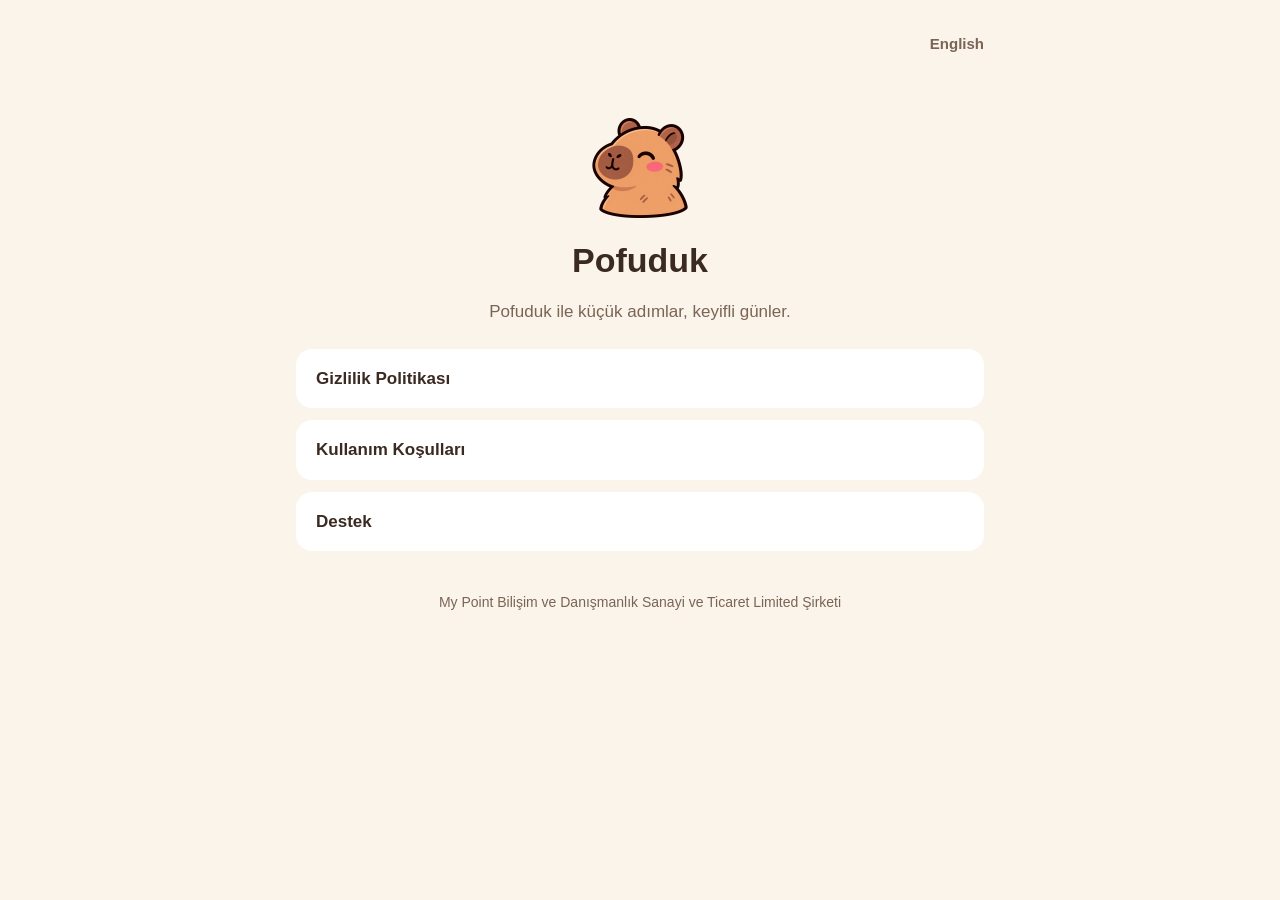
<file: index.html>
<!doctype html>
<html lang="tr">
  <head>
    <meta charset="utf-8" />
    <meta name="viewport" content="width=device-width, initial-scale=1" />
    <title>Pofuduk</title>
    <meta name="description" content="Pofuduk ile küçük adımlar, keyifli günler." />
    <link rel="icon" href="favicon.png" />
    <link rel="stylesheet" href="style.css" />
    <link rel="alternate" hreflang="en" href="/en/" />
  </head>
  <body>
    <main>
      <header>
        <span></span>
        <a class="lang" href="/en/" lang="en">English</a>
      </header>
      <div class="hero">
        <img src="icon.png" alt="Pofuduk" />
        <h1>Pofuduk</h1>
        <p>Pofuduk ile küçük adımlar, keyifli günler.</p>
      </div>
      <nav class="links">
        <a href="/gizlilik/">Gizlilik Politikası</a>
        <a href="/kosullar/">Kullanım Koşulları</a>
        <a href="/destek/">Destek</a>
      </nav>
      <footer>My Point Bilişim ve Danışmanlık Sanayi ve Ticaret Limited Şirketi</footer>
    </main>
  </body>
</html>
</file>
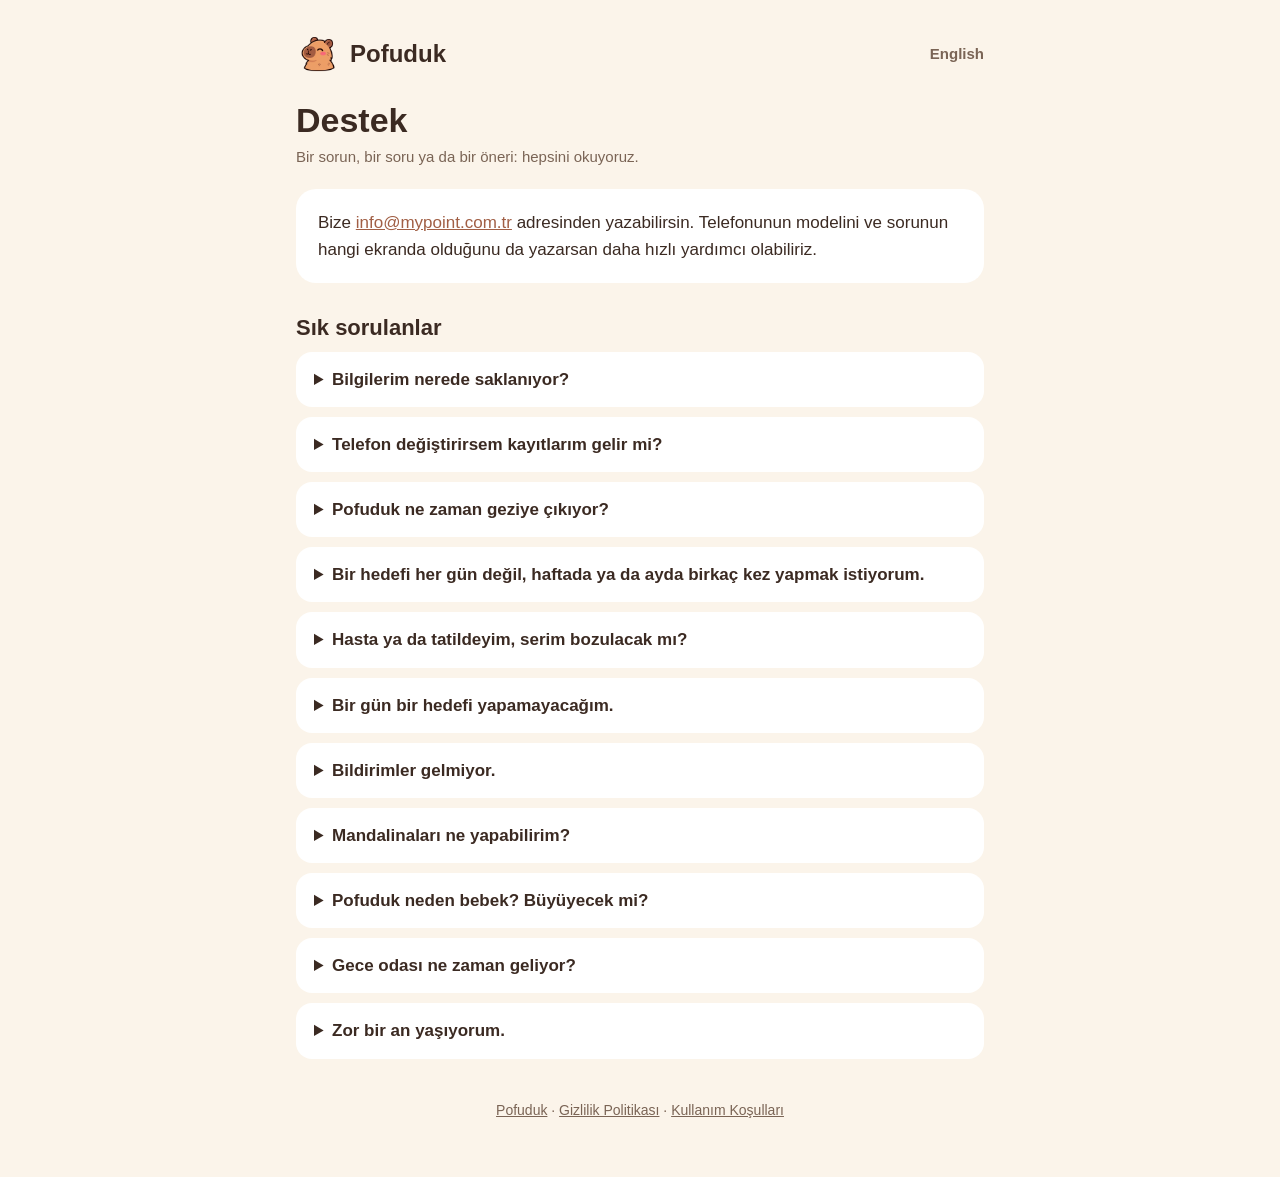
<file: destek/index.html>
<!doctype html>
<html lang="tr">
  <head>
    <meta charset="utf-8" />
    <meta name="viewport" content="width=device-width, initial-scale=1" />
    <title>Destek · Pofuduk</title>
    <meta name="description" content="Bir sorun, bir soru ya da bir öneri: hepsini okuyoruz." />
    <link rel="icon" href="../favicon.png" />
    <link rel="stylesheet" href="../style.css" />
    <link rel="alternate" hreflang="en" href="/en/support/" />
  </head>
  <body>
    <main>
      <header>
        <a class="brand" href="/"><img src="../icon.png" alt="" />Pofuduk</a>
        <a class="lang" href="/en/support/" lang="en">English</a>
      </header>
      <h1>Destek</h1>
      <p class="updated">Bir sorun, bir soru ya da bir öneri: hepsini okuyoruz.</p>
      <div class="card"><p style="margin: 0">Bize <a href="mailto:info@mypoint.com.tr">info@mypoint.com.tr</a> adresinden yazabilirsin. Telefonunun modelini ve sorunun hangi ekranda olduğunu da yazarsan daha hızlı yardımcı olabiliriz.</p></div>
      <h2>Sık sorulanlar</h2>
      <details>
        <summary>Bilgilerim nerede saklanıyor?</summary>
        <p>Yalnızca telefonunda. Pofuduk'ta hesap yok ve yazdığın hiçbir şey bize gönderilmez. Ayrıntılar gizlilik politikasında.</p>
      </details>
      <details>
        <summary>Telefon değiştirirsem kayıtlarım gelir mi?</summary>
        <p>Yeni telefonunu eski telefonunun yedeğinden kurarsan (iCloud Yedekleme, bilgisayar yedeği ya da Google yedeklemesi) Pofuduk, hedeflerin, ruh hâli kayıtların ve notlarınla birlikte gelir. Yedek yoksa uygulama silindiğinde bilgiler de silinir; bizde bir kopyası olmadığı için geri getiremeyiz.</p>
      </details>
      <details>
        <summary>Pofuduk ne zaman geziye çıkıyor?</summary>
        <p>Her hedef Keyif barına Keyif ekler. Bar dolunca Pofuduk iki saatliğine bir geziye çıkar. Gezideyken yaptığın her hedef onu biraz daha erken getirir; dönünce gittiği yerden bir kartpostal ve Mandalina getirir.</p>
      </details>
      <details>
        <summary>Bir hedefi her gün değil, haftada ya da ayda birkaç kez yapmak istiyorum.</summary>
        <p>Hedefin ekranında &quot;Ne sıklıkla?&quot; altında &quot;Birkaç kez&quot;i seç; haftada, iki haftada ya da ayda kaç kez olacağını ayarla. Hedef her gün listende görünür, sayına ulaşınca o dönem için tamam sayılır. Bir kez yapılacak işler için &quot;Bir kez&quot;i seç: yapılana kadar her gün listende kalır.</p>
      </details>
      <details>
        <summary>Hasta ya da tatildeyim, serim bozulacak mı?</summary>
        <p>Her hafta bir dinlenme günün var: o gün hiçbir şey yapmasan da serin bozulmaz (yalnızca art arda iki gün olmaz). Daha uzun bir ara için Ayarlar → Seri → &quot;Ara veriyorum&quot;u aç: ara boyunca serin bekler, hatırlatmalar ve kilit ekranı susar. Dönünce ana ekrandaki &quot;Döndüm&quot;e dokun.</p>
      </details>
      <details>
        <summary>Bir gün bir hedefi yapamayacağım.</summary>
        <p>Hedefe uzun bas. Her hedefi haftada bir kez &quot;bugün atla&quot; diyebilirsin; o gün senden bir şey istemez ama Keyif de vermez, seriye de sayılmaz. Ya da günde bir kez &quot;bir saat sonra hatırlat&quot; diyebilirsin (en geç 22:00).</p>
      </details>
      <details>
        <summary>Bildirimler gelmiyor.</summary>
        <p>Telefonunun Ayarlar → Bildirimler → Pofuduk bölümünden bildirimlerin açık olduğuna bak. Sabah ve akşam bildirimleri Pofuduk'ta Ayarlar'dan, hedef hatırlatmaları her hedefin kendi ekranından açılır. O gün ruh hâlini yazdıysan akşam bildirimi gelmez. Odak modu açıksa bildirimler susturulmuş olabilir.</p>
      </details>
      <details>
        <summary>Mandalinaları ne yapabilirim?</summary>
        <p>Pofuduk'a mandalina ikram edebilirsin (sohbet ekranında) ya da Çarşı'dan kıyafet, kafa dostu ve oda eşyası alabilirsin. Çarşı'yı ana ekrandaki 🍊 sayısına dokunarak açarsın; denemek bedava. Mandalina gezilerden ve Görevler'deki ödüllerden gelir.</p>
      </details>
      <details>
        <summary>Pofuduk neden bebek? Büyüyecek mi?</summary>
        <p>Pofuduk bebek gelir, 4. gün gençleşir, 11. gün büyür. Bebek ya da genç hâlini seversen Ayarlar → Büyüme'den o evrede kalmasını seçebilirsin. Kıyafetler büyük hâline göre dikildi; o yüzden yalnızca büyüyünce görünür.</p>
      </details>
      <details>
        <summary>Gece odası ne zaman geliyor?</summary>
        <p>Pofuduk'un odası, bulunduğun yerde güneş battıktan biraz sonra geceye geçer: İstanbul'da yazın 21'e doğru, kışın 18'e doğru. Konum izni gerekmez; telefonunun saat dilimine bakılır. Kışın pencerede kar, baharda çiçek açmış bir ağaç görürsün.</p>
      </details>
      <details>
        <summary>Zor bir an yaşıyorum.</summary>
        <p>Yalnız değilsin. Pofuduk'ta Ayarlar → &quot;Zor bir an için destek hatları&quot;nda bulunduğun ülkeye göre acil numaralar ve destek hatları var. Hemen tehlikedeysen 112'yi ara.</p>
      </details>
      <footer><a href="/">Pofuduk</a> · <a href="/gizlilik/">Gizlilik Politikası</a> · <a href="/kosullar/">Kullanım Koşulları</a></footer>
    </main>
  </body>
</html>
</file>
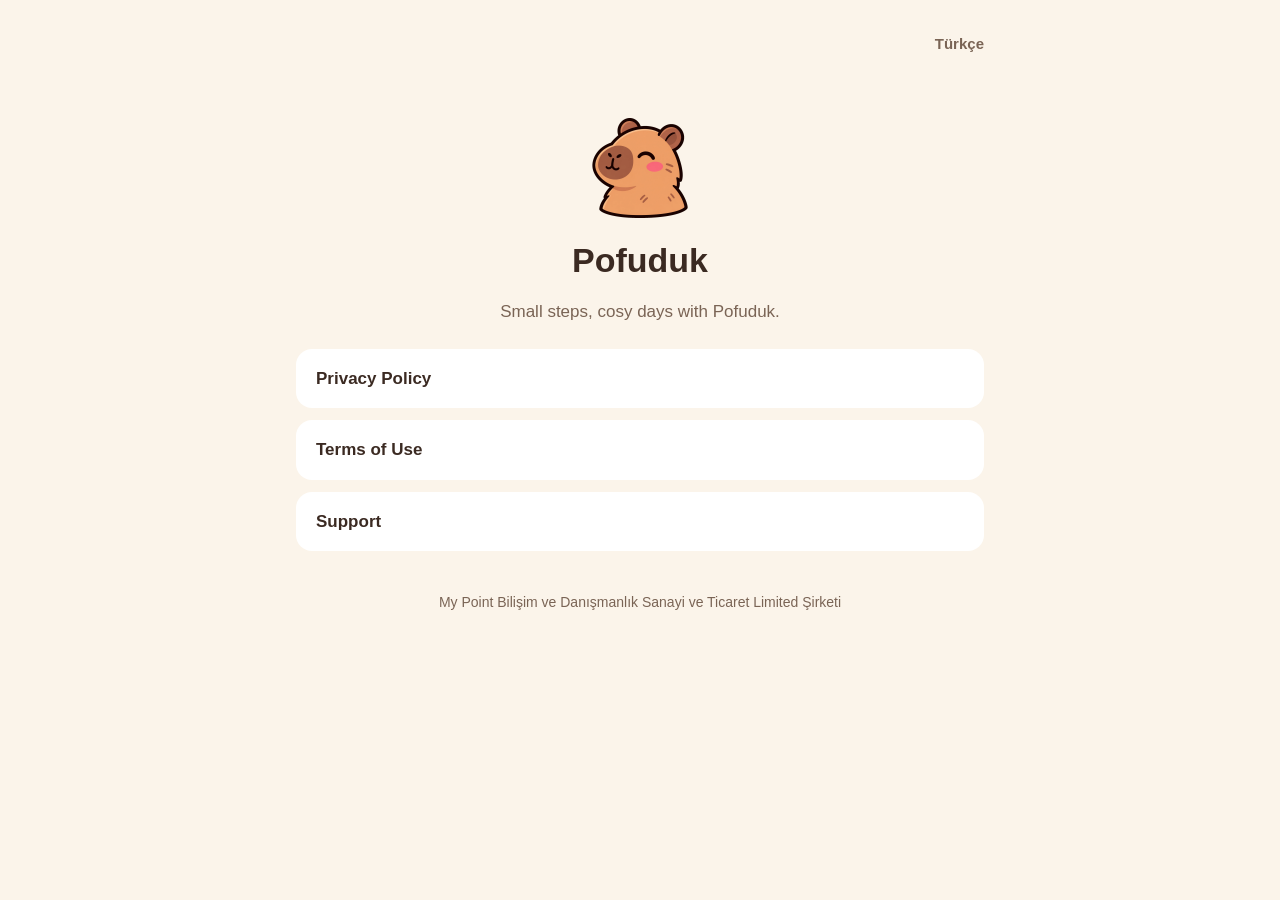
<file: en/index.html>
<!doctype html>
<html lang="en">
  <head>
    <meta charset="utf-8" />
    <meta name="viewport" content="width=device-width, initial-scale=1" />
    <title>Pofuduk</title>
    <meta name="description" content="Small steps, cosy days with Pofuduk." />
    <link rel="icon" href="../favicon.png" />
    <link rel="stylesheet" href="../style.css" />
    <link rel="alternate" hreflang="tr" href="/" />
  </head>
  <body>
    <main>
      <header>
        <span></span>
        <a class="lang" href="/" lang="tr">Türkçe</a>
      </header>
      <div class="hero">
        <img src="../icon.png" alt="Pofuduk" />
        <h1>Pofuduk</h1>
        <p>Small steps, cosy days with Pofuduk.</p>
      </div>
      <nav class="links">
        <a href="/en/privacy/">Privacy Policy</a>
        <a href="/en/terms/">Terms of Use</a>
        <a href="/en/support/">Support</a>
      </nav>
      <footer>My Point Bilişim ve Danışmanlık Sanayi ve Ticaret Limited Şirketi</footer>
    </main>
  </body>
</html>
</file>
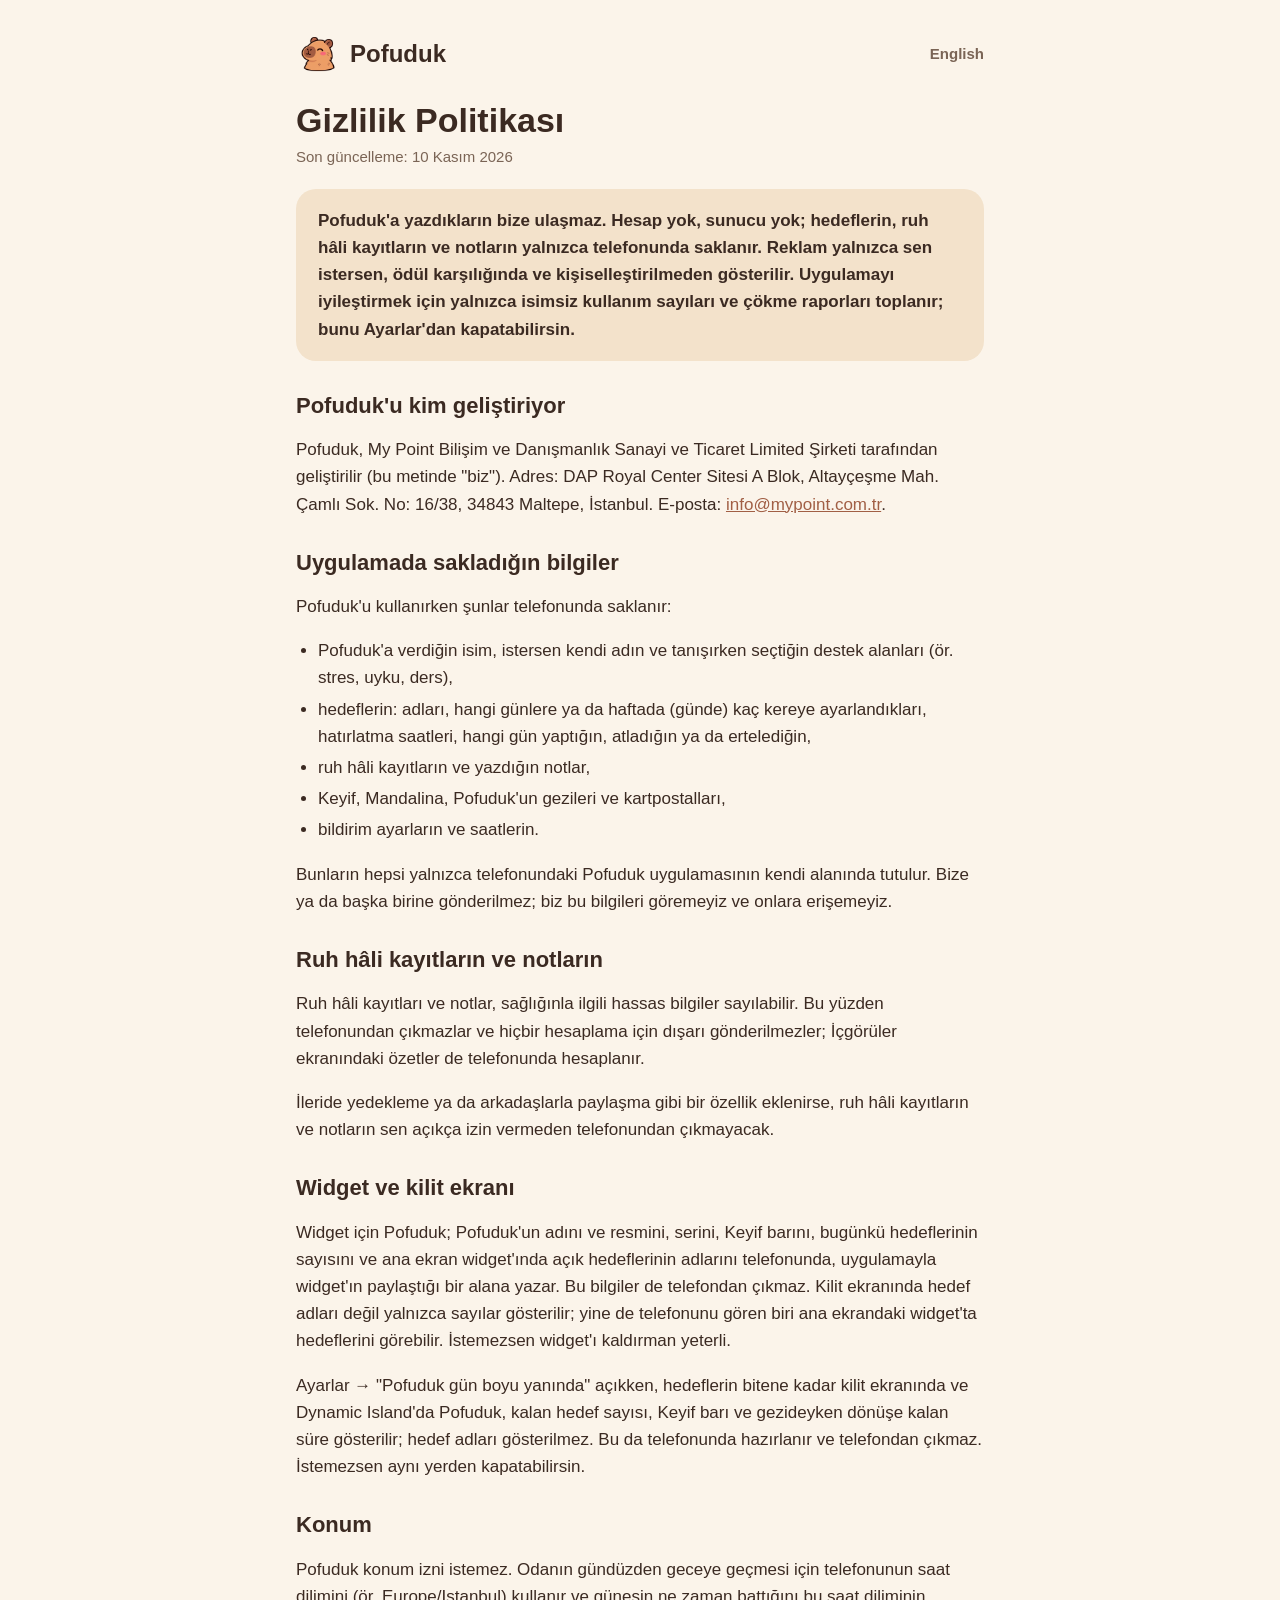
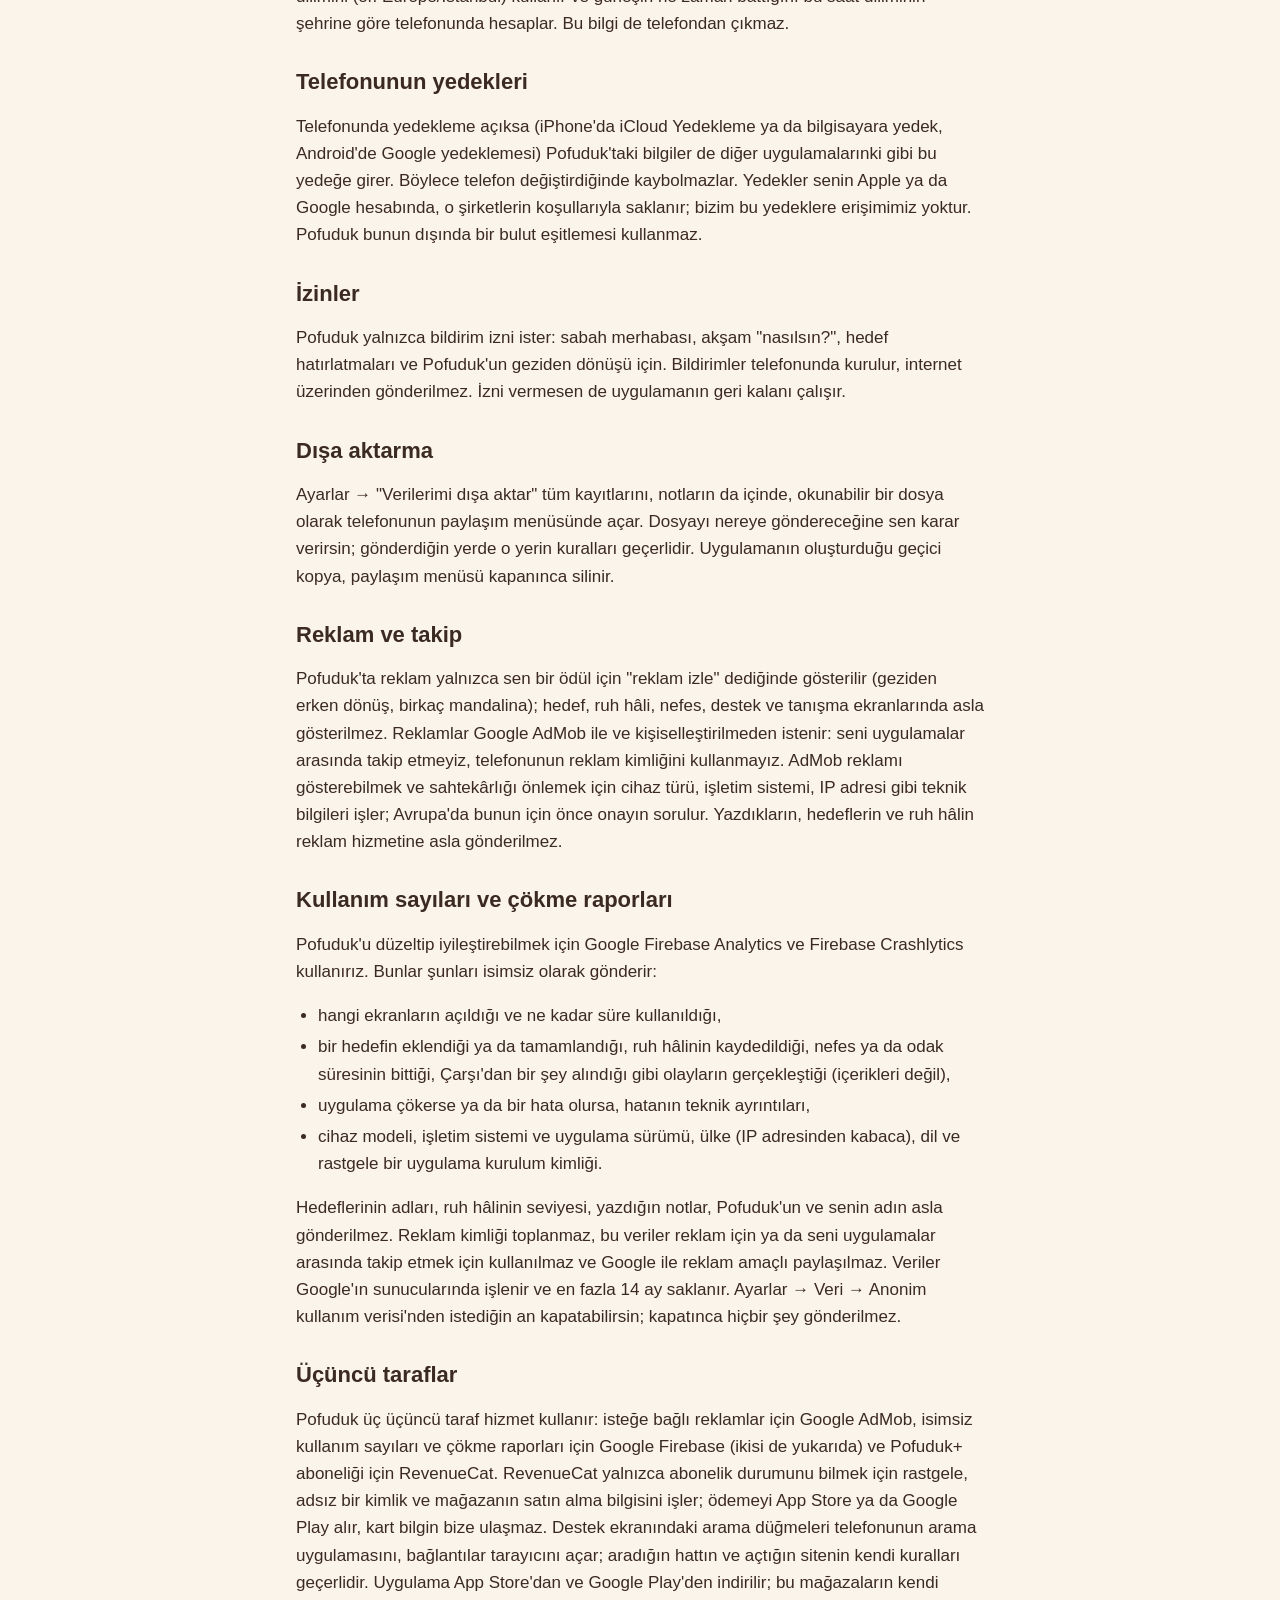
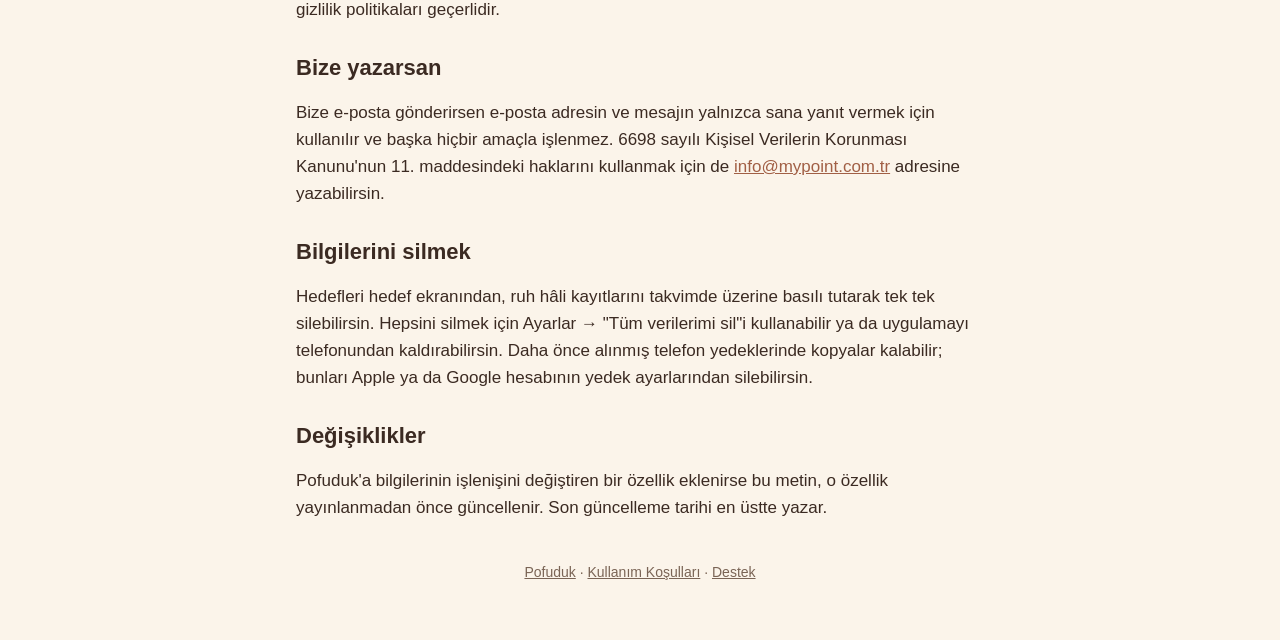
<file: gizlilik/index.html>
<!doctype html>
<html lang="tr">
  <head>
    <meta charset="utf-8" />
    <meta name="viewport" content="width=device-width, initial-scale=1" />
    <title>Gizlilik Politikası · Pofuduk</title>
    <meta name="description" content="Pofuduk gizlilik politikası: hedeflerin, ruh hâlin ve notların yalnızca telefonunda saklanır." />
    <link rel="icon" href="../favicon.png" />
    <link rel="stylesheet" href="../style.css" />
    <link rel="alternate" hreflang="en" href="/en/privacy/" />
  </head>
  <body>
    <main>
      <header>
        <a class="brand" href="/"><img src="../icon.png" alt="" />Pofuduk</a>
        <a class="lang" href="/en/privacy/" lang="en">English</a>
      </header>
      <h1>Gizlilik Politikası</h1>
      <p class="updated">Son güncelleme: 10 Kasım 2026</p>
      <p class="summary">Pofuduk'a yazdıkların bize ulaşmaz. Hesap yok, sunucu yok; hedeflerin, ruh hâli kayıtların ve notların yalnızca telefonunda saklanır. Reklam yalnızca sen istersen, ödül karşılığında ve kişiselleştirilmeden gösterilir. Uygulamayı iyileştirmek için yalnızca isimsiz kullanım sayıları ve çökme raporları toplanır; bunu Ayarlar'dan kapatabilirsin.</p>
      <h2>Pofuduk'u kim geliştiriyor</h2>
      <p>Pofuduk, My Point Bilişim ve Danışmanlık Sanayi ve Ticaret Limited Şirketi tarafından geliştirilir (bu metinde &quot;biz&quot;). Adres: DAP Royal Center Sitesi A Blok, Altayçeşme Mah. Çamlı Sok. No: 16/38, 34843 Maltepe, İstanbul. E-posta: <a href="mailto:info@mypoint.com.tr">info@mypoint.com.tr</a>.</p>
      <h2>Uygulamada sakladığın bilgiler</h2>
      <p>Pofuduk'u kullanırken şunlar telefonunda saklanır:</p>
      <ul>
        <li>Pofuduk'a verdiğin isim, istersen kendi adın ve tanışırken seçtiğin destek alanları (ör. stres, uyku, ders),</li>
        <li>hedeflerin: adları, hangi günlere ya da haftada (günde) kaç kereye ayarlandıkları, hatırlatma saatleri, hangi gün yaptığın, atladığın ya da ertelediğin,</li>
        <li>ruh hâli kayıtların ve yazdığın notlar,</li>
        <li>Keyif, Mandalina, Pofuduk'un gezileri ve kartpostalları,</li>
        <li>bildirim ayarların ve saatlerin.</li>
      </ul>
      <p>Bunların hepsi yalnızca telefonundaki Pofuduk uygulamasının kendi alanında tutulur. Bize ya da başka birine gönderilmez; biz bu bilgileri göremeyiz ve onlara erişemeyiz.</p>
      <h2>Ruh hâli kayıtların ve notların</h2>
      <p>Ruh hâli kayıtları ve notlar, sağlığınla ilgili hassas bilgiler sayılabilir. Bu yüzden telefonundan çıkmazlar ve hiçbir hesaplama için dışarı gönderilmezler; İçgörüler ekranındaki özetler de telefonunda hesaplanır.</p>
      <p>İleride yedekleme ya da arkadaşlarla paylaşma gibi bir özellik eklenirse, ruh hâli kayıtların ve notların sen açıkça izin vermeden telefonundan çıkmayacak.</p>
      <h2>Widget ve kilit ekranı</h2>
      <p>Widget için Pofuduk; Pofuduk'un adını ve resmini, serini, Keyif barını, bugünkü hedeflerinin sayısını ve ana ekran widget'ında açık hedeflerinin adlarını telefonunda, uygulamayla widget'ın paylaştığı bir alana yazar. Bu bilgiler de telefondan çıkmaz. Kilit ekranında hedef adları değil yalnızca sayılar gösterilir; yine de telefonunu gören biri ana ekrandaki widget'ta hedeflerini görebilir. İstemezsen widget'ı kaldırman yeterli.</p>
      <p>Ayarlar → &quot;Pofuduk gün boyu yanında&quot; açıkken, hedeflerin bitene kadar kilit ekranında ve Dynamic Island'da Pofuduk, kalan hedef sayısı, Keyif barı ve gezideyken dönüşe kalan süre gösterilir; hedef adları gösterilmez. Bu da telefonunda hazırlanır ve telefondan çıkmaz. İstemezsen aynı yerden kapatabilirsin.</p>
      <h2>Konum</h2>
      <p>Pofuduk konum izni istemez. Odanın gündüzden geceye geçmesi için telefonunun saat dilimini (ör. Europe/Istanbul) kullanır ve güneşin ne zaman battığını bu saat diliminin şehrine göre telefonunda hesaplar. Bu bilgi de telefondan çıkmaz.</p>
      <h2>Telefonunun yedekleri</h2>
      <p>Telefonunda yedekleme açıksa (iPhone'da iCloud Yedekleme ya da bilgisayara yedek, Android'de Google yedeklemesi) Pofuduk'taki bilgiler de diğer uygulamalarınki gibi bu yedeğe girer. Böylece telefon değiştirdiğinde kaybolmazlar. Yedekler senin Apple ya da Google hesabında, o şirketlerin koşullarıyla saklanır; bizim bu yedeklere erişimimiz yoktur. Pofuduk bunun dışında bir bulut eşitlemesi kullanmaz.</p>
      <h2>İzinler</h2>
      <p>Pofuduk yalnızca bildirim izni ister: sabah merhabası, akşam &quot;nasılsın?&quot;, hedef hatırlatmaları ve Pofuduk'un geziden dönüşü için. Bildirimler telefonunda kurulur, internet üzerinden gönderilmez. İzni vermesen de uygulamanın geri kalanı çalışır.</p>
      <h2>Dışa aktarma</h2>
      <p>Ayarlar → &quot;Verilerimi dışa aktar&quot; tüm kayıtlarını, notların da içinde, okunabilir bir dosya olarak telefonunun paylaşım menüsünde açar. Dosyayı nereye göndereceğine sen karar verirsin; gönderdiğin yerde o yerin kuralları geçerlidir. Uygulamanın oluşturduğu geçici kopya, paylaşım menüsü kapanınca silinir.</p>
      <h2>Reklam ve takip</h2>
      <p>Pofuduk'ta reklam yalnızca sen bir ödül için &quot;reklam izle&quot; dediğinde gösterilir (geziden erken dönüş, birkaç mandalina); hedef, ruh hâli, nefes, destek ve tanışma ekranlarında asla gösterilmez. Reklamlar Google AdMob ile ve kişiselleştirilmeden istenir: seni uygulamalar arasında takip etmeyiz, telefonunun reklam kimliğini kullanmayız. AdMob reklamı gösterebilmek ve sahtekârlığı önlemek için cihaz türü, işletim sistemi, IP adresi gibi teknik bilgileri işler; Avrupa'da bunun için önce onayın sorulur. Yazdıkların, hedeflerin ve ruh hâlin reklam hizmetine asla gönderilmez.</p>
      <h2>Kullanım sayıları ve çökme raporları</h2>
      <p>Pofuduk'u düzeltip iyileştirebilmek için Google Firebase Analytics ve Firebase Crashlytics kullanırız. Bunlar şunları isimsiz olarak gönderir:</p>
      <ul>
        <li>hangi ekranların açıldığı ve ne kadar süre kullanıldığı,</li>
        <li>bir hedefin eklendiği ya da tamamlandığı, ruh hâlinin kaydedildiği, nefes ya da odak süresinin bittiği, Çarşı'dan bir şey alındığı gibi olayların gerçekleştiği (içerikleri değil),</li>
        <li>uygulama çökerse ya da bir hata olursa, hatanın teknik ayrıntıları,</li>
        <li>cihaz modeli, işletim sistemi ve uygulama sürümü, ülke (IP adresinden kabaca), dil ve rastgele bir uygulama kurulum kimliği.</li>
      </ul>
      <p>Hedeflerinin adları, ruh hâlinin seviyesi, yazdığın notlar, Pofuduk'un ve senin adın asla gönderilmez. Reklam kimliği toplanmaz, bu veriler reklam için ya da seni uygulamalar arasında takip etmek için kullanılmaz ve Google ile reklam amaçlı paylaşılmaz. Veriler Google'ın sunucularında işlenir ve en fazla 14 ay saklanır. Ayarlar → Veri → Anonim kullanım verisi'nden istediğin an kapatabilirsin; kapatınca hiçbir şey gönderilmez.</p>
      <h2>Üçüncü taraflar</h2>
      <p>Pofuduk üç üçüncü taraf hizmet kullanır: isteğe bağlı reklamlar için Google AdMob, isimsiz kullanım sayıları ve çökme raporları için Google Firebase (ikisi de yukarıda) ve Pofuduk+ aboneliği için RevenueCat. RevenueCat yalnızca abonelik durumunu bilmek için rastgele, adsız bir kimlik ve mağazanın satın alma bilgisini işler; ödemeyi App Store ya da Google Play alır, kart bilgin bize ulaşmaz. Destek ekranındaki arama düğmeleri telefonunun arama uygulamasını, bağlantılar tarayıcını açar; aradığın hattın ve açtığın sitenin kendi kuralları geçerlidir. Uygulama App Store'dan ve Google Play'den indirilir; bu mağazaların kendi gizlilik politikaları geçerlidir.</p>
      <h2>Bize yazarsan</h2>
      <p>Bize e-posta gönderirsen e-posta adresin ve mesajın yalnızca sana yanıt vermek için kullanılır ve başka hiçbir amaçla işlenmez. 6698 sayılı Kişisel Verilerin Korunması Kanunu'nun 11. maddesindeki haklarını kullanmak için de <a href="mailto:info@mypoint.com.tr">info@mypoint.com.tr</a> adresine yazabilirsin.</p>
      <h2>Bilgilerini silmek</h2>
      <p>Hedefleri hedef ekranından, ruh hâli kayıtlarını takvimde üzerine basılı tutarak tek tek silebilirsin. Hepsini silmek için Ayarlar → &quot;Tüm verilerimi sil&quot;i kullanabilir ya da uygulamayı telefonundan kaldırabilirsin. Daha önce alınmış telefon yedeklerinde kopyalar kalabilir; bunları Apple ya da Google hesabının yedek ayarlarından silebilirsin.</p>
      <h2>Değişiklikler</h2>
      <p>Pofuduk'a bilgilerinin işlenişini değiştiren bir özellik eklenirse bu metin, o özellik yayınlanmadan önce güncellenir. Son güncelleme tarihi en üstte yazar.</p>
      <footer><a href="/">Pofuduk</a> · <a href="/kosullar/">Kullanım Koşulları</a> · <a href="/destek/">Destek</a></footer>
    </main>
  </body>
</html>
</file>
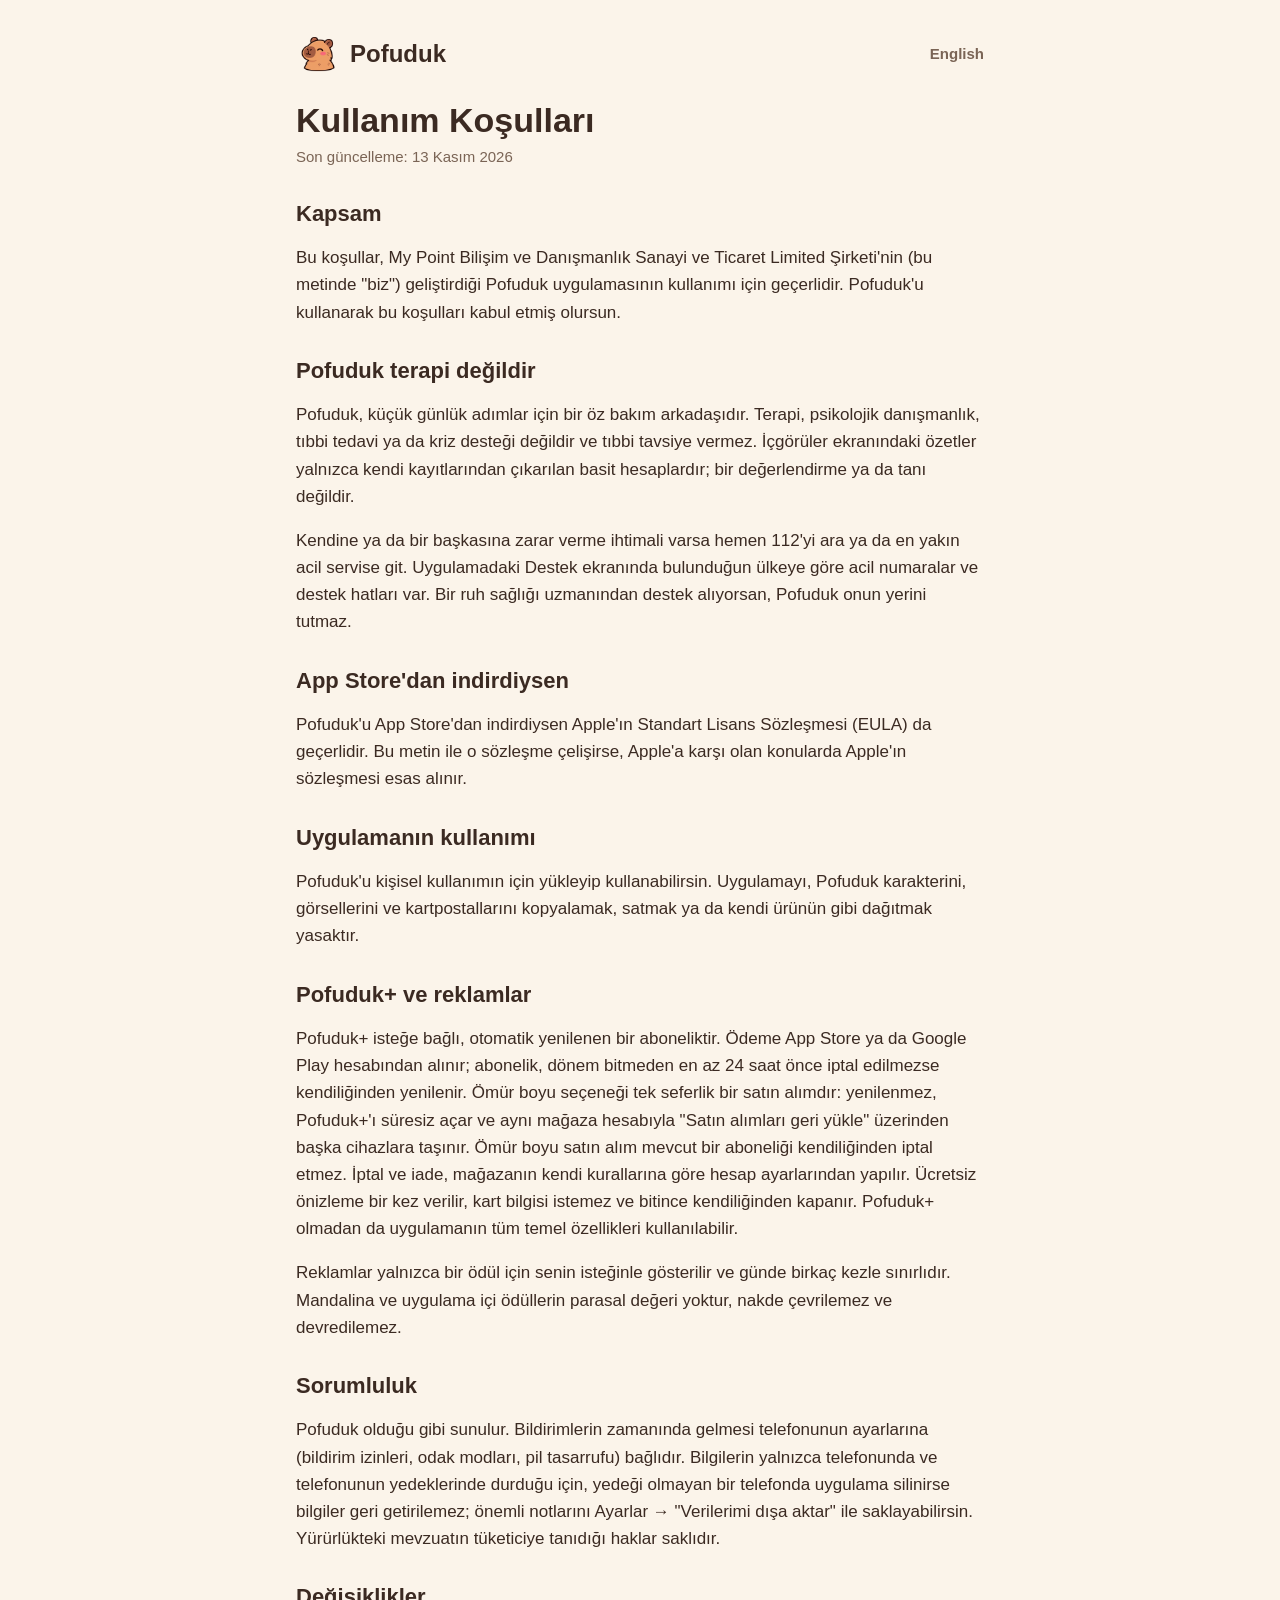
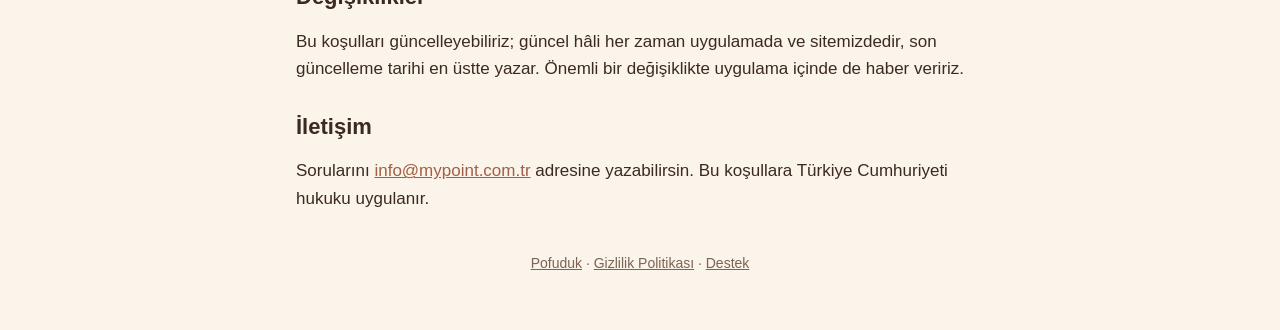
<file: kosullar/index.html>
<!doctype html>
<html lang="tr">
  <head>
    <meta charset="utf-8" />
    <meta name="viewport" content="width=device-width, initial-scale=1" />
    <title>Kullanım Koşulları · Pofuduk</title>
    <meta name="description" content="Kullanım Koşulları" />
    <link rel="icon" href="../favicon.png" />
    <link rel="stylesheet" href="../style.css" />
    <link rel="alternate" hreflang="en" href="/en/terms/" />
  </head>
  <body>
    <main>
      <header>
        <a class="brand" href="/"><img src="../icon.png" alt="" />Pofuduk</a>
        <a class="lang" href="/en/terms/" lang="en">English</a>
      </header>
      <h1>Kullanım Koşulları</h1>
      <p class="updated">Son güncelleme: 13 Kasım 2026</p>
      <h2>Kapsam</h2>
      <p>Bu koşullar, My Point Bilişim ve Danışmanlık Sanayi ve Ticaret Limited Şirketi'nin (bu metinde &quot;biz&quot;) geliştirdiği Pofuduk uygulamasının kullanımı için geçerlidir. Pofuduk'u kullanarak bu koşulları kabul etmiş olursun.</p>
      <h2>Pofuduk terapi değildir</h2>
      <p>Pofuduk, küçük günlük adımlar için bir öz bakım arkadaşıdır. Terapi, psikolojik danışmanlık, tıbbi tedavi ya da kriz desteği değildir ve tıbbi tavsiye vermez. İçgörüler ekranındaki özetler yalnızca kendi kayıtlarından çıkarılan basit hesaplardır; bir değerlendirme ya da tanı değildir.</p>
      <p>Kendine ya da bir başkasına zarar verme ihtimali varsa hemen 112'yi ara ya da en yakın acil servise git. Uygulamadaki Destek ekranında bulunduğun ülkeye göre acil numaralar ve destek hatları var. Bir ruh sağlığı uzmanından destek alıyorsan, Pofuduk onun yerini tutmaz.</p>
      <h2>App Store'dan indirdiysen</h2>
      <p>Pofuduk'u App Store'dan indirdiysen Apple'ın Standart Lisans Sözleşmesi (EULA) da geçerlidir. Bu metin ile o sözleşme çelişirse, Apple'a karşı olan konularda Apple'ın sözleşmesi esas alınır.</p>
      <h2>Uygulamanın kullanımı</h2>
      <p>Pofuduk'u kişisel kullanımın için yükleyip kullanabilirsin. Uygulamayı, Pofuduk karakterini, görsellerini ve kartpostallarını kopyalamak, satmak ya da kendi ürünün gibi dağıtmak yasaktır.</p>
      <h2>Pofuduk+ ve reklamlar</h2>
      <p>Pofuduk+ isteğe bağlı, otomatik yenilenen bir aboneliktir. Ödeme App Store ya da Google Play hesabından alınır; abonelik, dönem bitmeden en az 24 saat önce iptal edilmezse kendiliğinden yenilenir. Ömür boyu seçeneği tek seferlik bir satın alımdır: yenilenmez, Pofuduk+'ı süresiz açar ve aynı mağaza hesabıyla &quot;Satın alımları geri yükle&quot; üzerinden başka cihazlara taşınır. Ömür boyu satın alım mevcut bir aboneliği kendiliğinden iptal etmez. İptal ve iade, mağazanın kendi kurallarına göre hesap ayarlarından yapılır. Ücretsiz önizleme bir kez verilir, kart bilgisi istemez ve bitince kendiliğinden kapanır. Pofuduk+ olmadan da uygulamanın tüm temel özellikleri kullanılabilir.</p>
      <p>Reklamlar yalnızca bir ödül için senin isteğinle gösterilir ve günde birkaç kezle sınırlıdır. Mandalina ve uygulama içi ödüllerin parasal değeri yoktur, nakde çevrilemez ve devredilemez.</p>
      <h2>Sorumluluk</h2>
      <p>Pofuduk olduğu gibi sunulur. Bildirimlerin zamanında gelmesi telefonunun ayarlarına (bildirim izinleri, odak modları, pil tasarrufu) bağlıdır. Bilgilerin yalnızca telefonunda ve telefonunun yedeklerinde durduğu için, yedeği olmayan bir telefonda uygulama silinirse bilgiler geri getirilemez; önemli notlarını Ayarlar → &quot;Verilerimi dışa aktar&quot; ile saklayabilirsin. Yürürlükteki mevzuatın tüketiciye tanıdığı haklar saklıdır.</p>
      <h2>Değişiklikler</h2>
      <p>Bu koşulları güncelleyebiliriz; güncel hâli her zaman uygulamada ve sitemizdedir, son güncelleme tarihi en üstte yazar. Önemli bir değişiklikte uygulama içinde de haber veririz.</p>
      <h2>İletişim</h2>
      <p>Sorularını <a href="mailto:info@mypoint.com.tr">info@mypoint.com.tr</a> adresine yazabilirsin. Bu koşullara Türkiye Cumhuriyeti hukuku uygulanır.</p>
      <footer><a href="/">Pofuduk</a> · <a href="/gizlilik/">Gizlilik Politikası</a> · <a href="/destek/">Destek</a></footer>
    </main>
  </body>
</html>
</file>
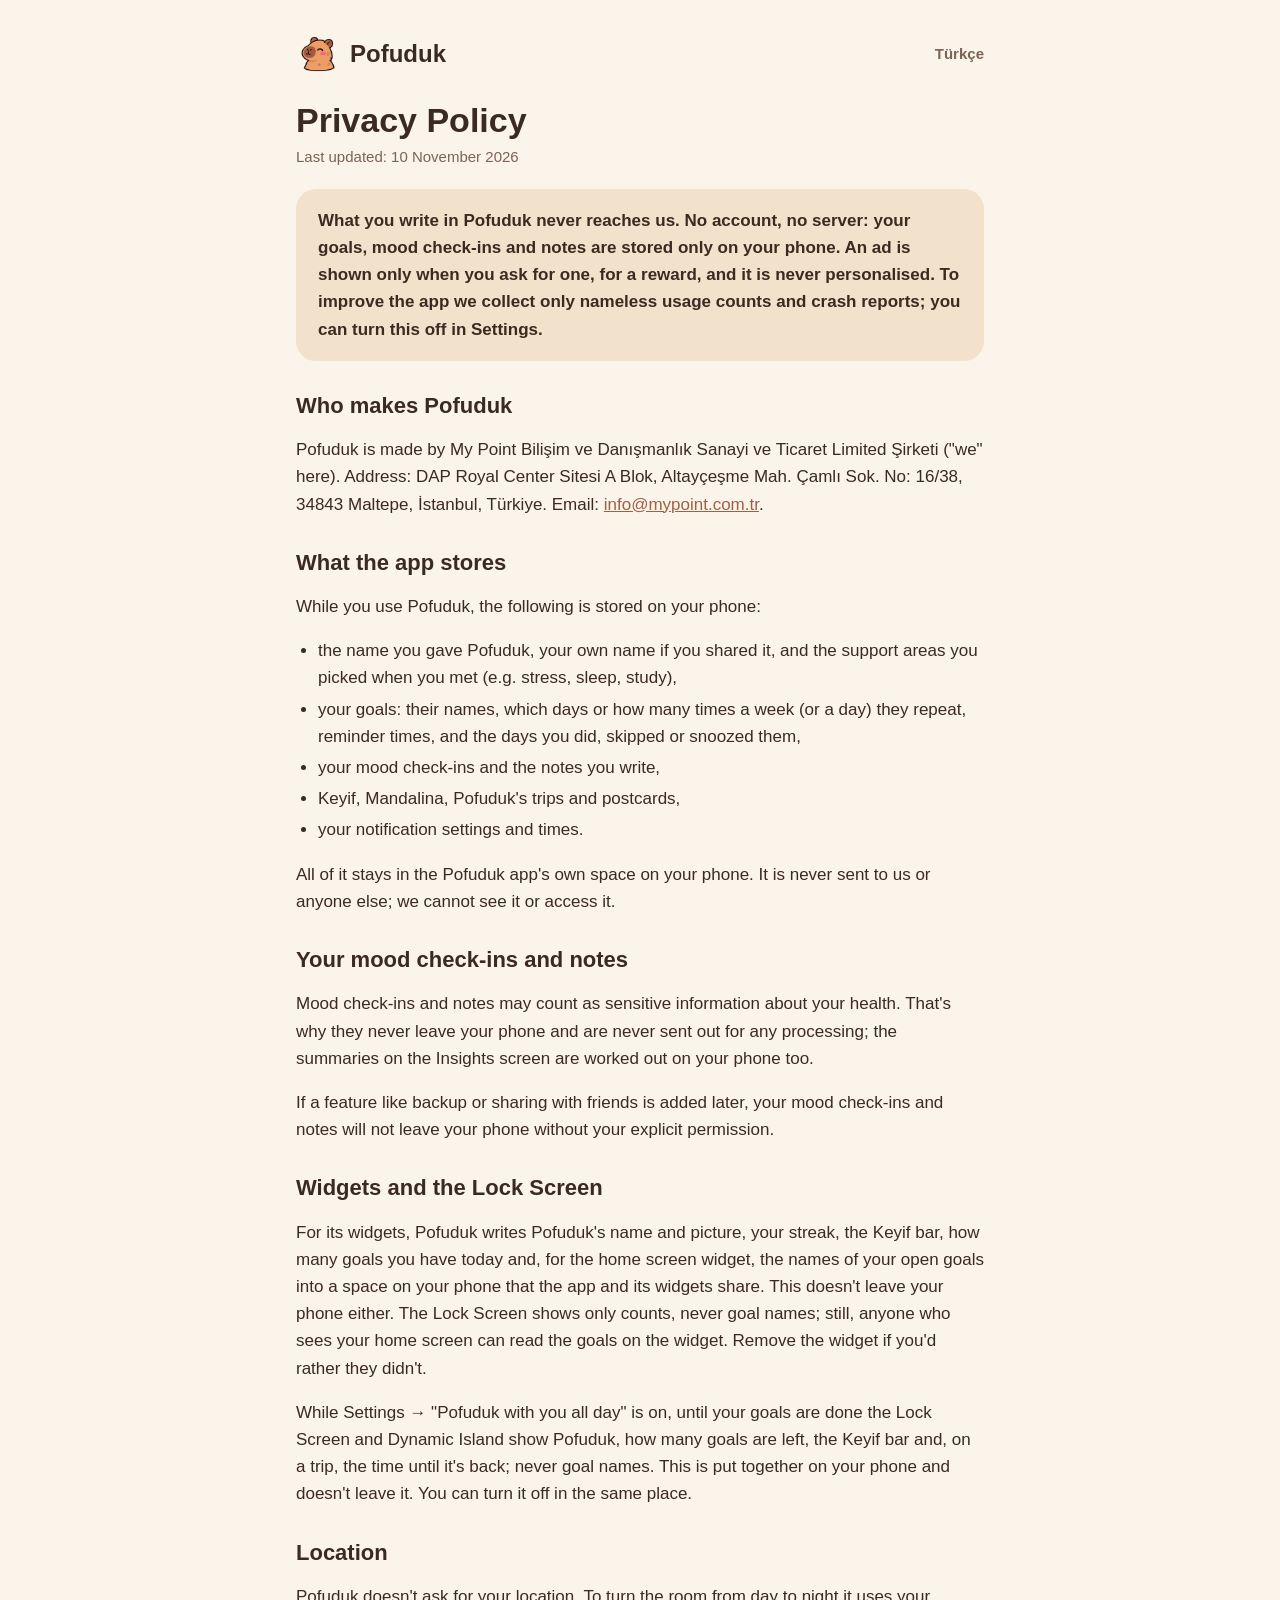
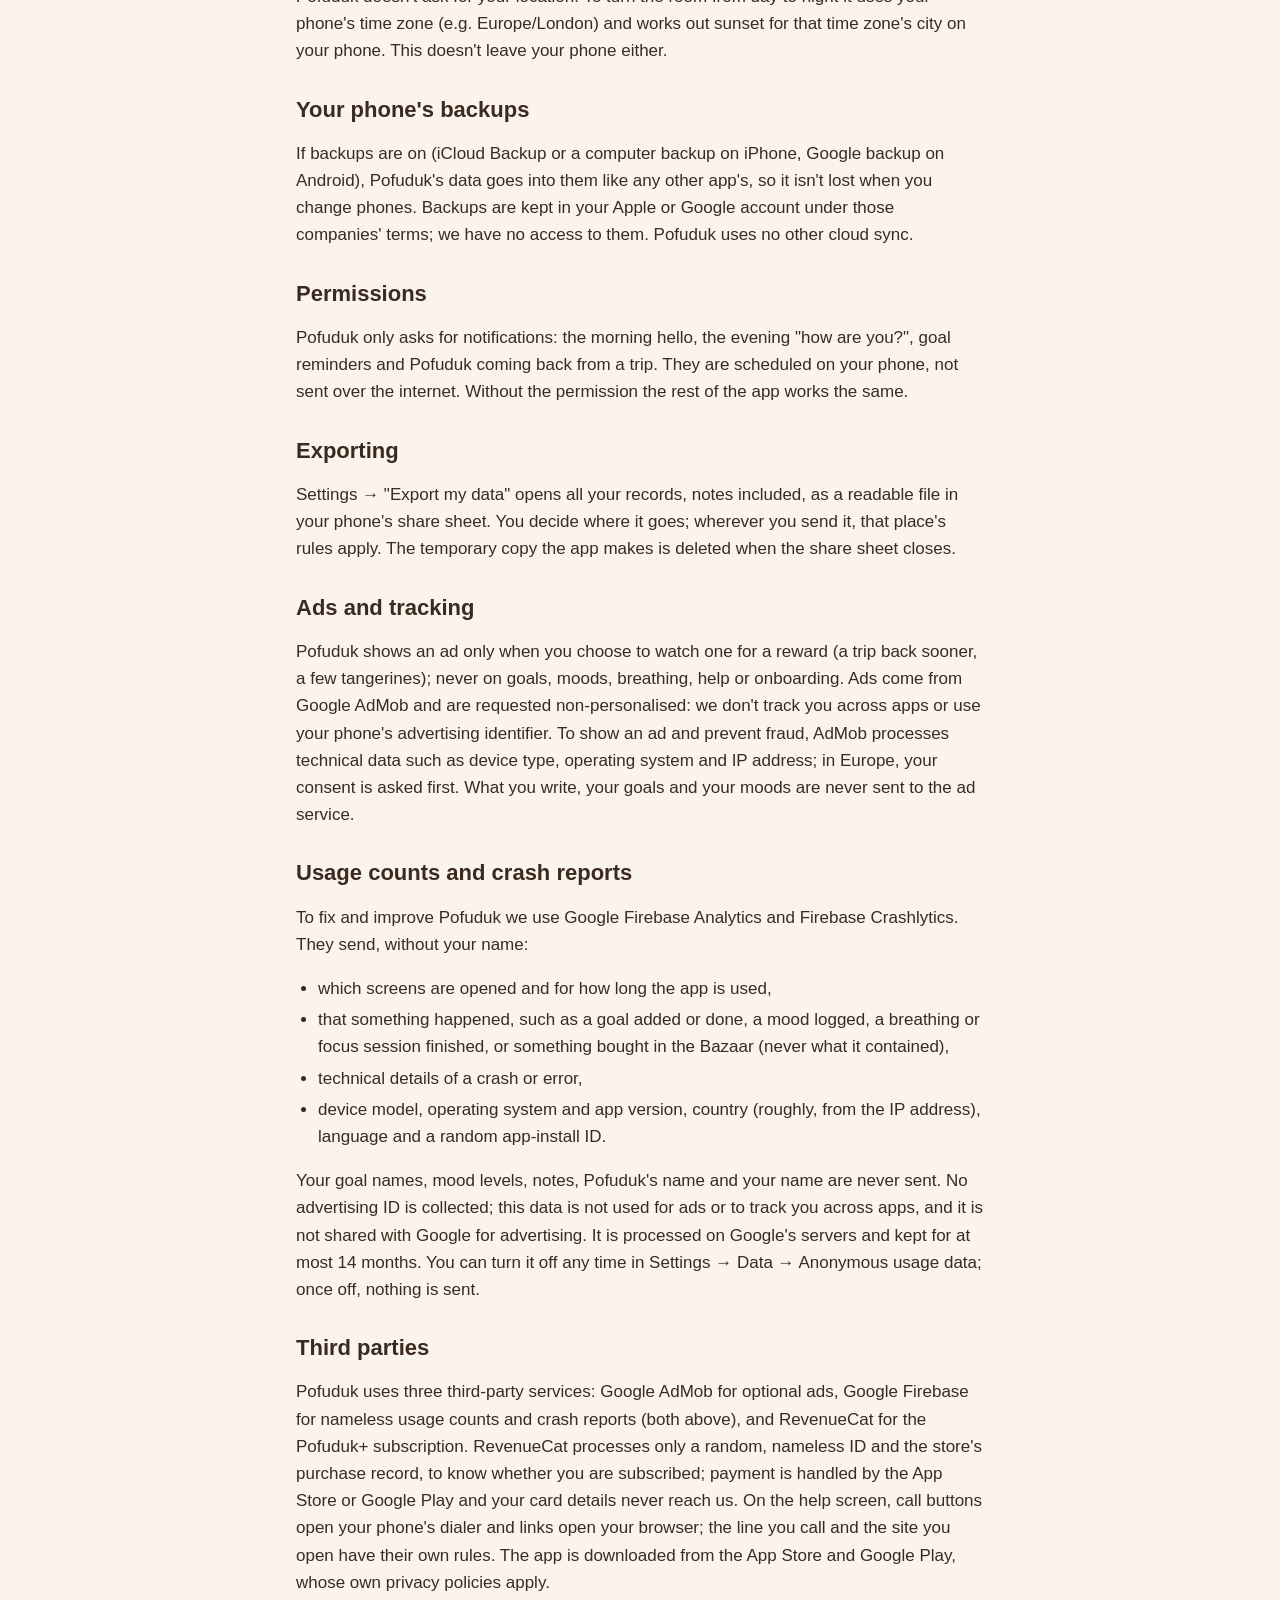
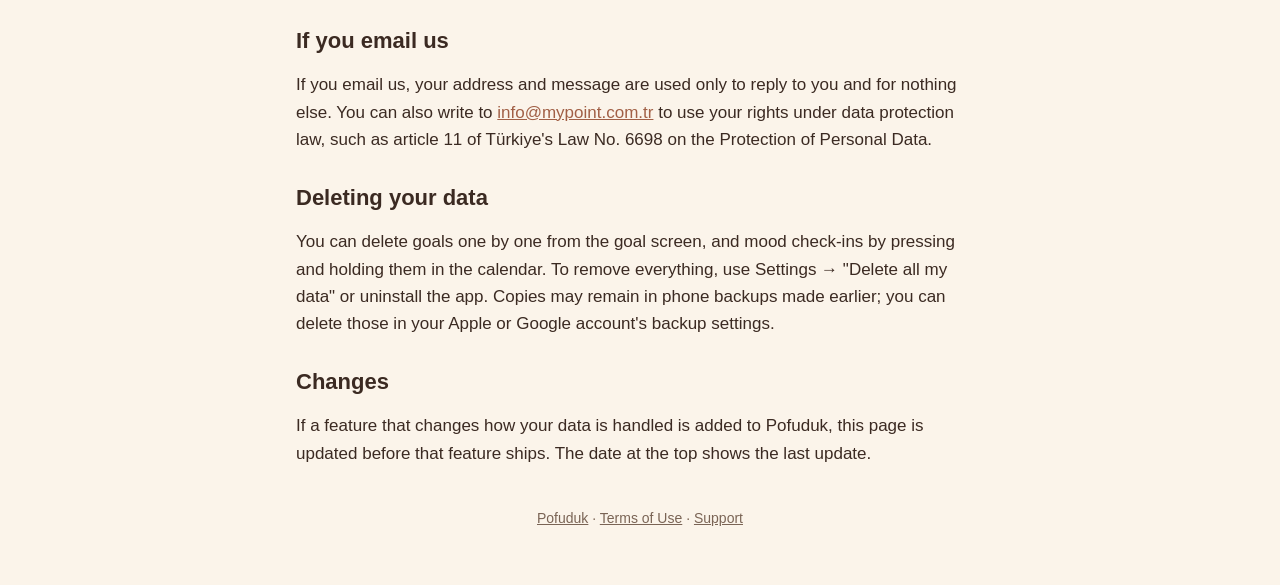
<file: en/privacy/index.html>
<!doctype html>
<html lang="en">
  <head>
    <meta charset="utf-8" />
    <meta name="viewport" content="width=device-width, initial-scale=1" />
    <title>Privacy Policy · Pofuduk</title>
    <meta name="description" content="Pofuduk privacy policy: your goals, moods and notes are stored only on your phone." />
    <link rel="icon" href="../../favicon.png" />
    <link rel="stylesheet" href="../../style.css" />
    <link rel="alternate" hreflang="tr" href="/gizlilik/" />
  </head>
  <body>
    <main>
      <header>
        <a class="brand" href="/en/"><img src="../../icon.png" alt="" />Pofuduk</a>
        <a class="lang" href="/gizlilik/" lang="tr">Türkçe</a>
      </header>
      <h1>Privacy Policy</h1>
      <p class="updated">Last updated: 10 November 2026</p>
      <p class="summary">What you write in Pofuduk never reaches us. No account, no server: your goals, mood check-ins and notes are stored only on your phone. An ad is shown only when you ask for one, for a reward, and it is never personalised. To improve the app we collect only nameless usage counts and crash reports; you can turn this off in Settings.</p>
      <h2>Who makes Pofuduk</h2>
      <p>Pofuduk is made by My Point Bilişim ve Danışmanlık Sanayi ve Ticaret Limited Şirketi (&quot;we&quot; here). Address: DAP Royal Center Sitesi A Blok, Altayçeşme Mah. Çamlı Sok. No: 16/38, 34843 Maltepe, İstanbul, Türkiye. Email: <a href="mailto:info@mypoint.com.tr">info@mypoint.com.tr</a>.</p>
      <h2>What the app stores</h2>
      <p>While you use Pofuduk, the following is stored on your phone:</p>
      <ul>
        <li>the name you gave Pofuduk, your own name if you shared it, and the support areas you picked when you met (e.g. stress, sleep, study),</li>
        <li>your goals: their names, which days or how many times a week (or a day) they repeat, reminder times, and the days you did, skipped or snoozed them,</li>
        <li>your mood check-ins and the notes you write,</li>
        <li>Keyif, Mandalina, Pofuduk's trips and postcards,</li>
        <li>your notification settings and times.</li>
      </ul>
      <p>All of it stays in the Pofuduk app's own space on your phone. It is never sent to us or anyone else; we cannot see it or access it.</p>
      <h2>Your mood check-ins and notes</h2>
      <p>Mood check-ins and notes may count as sensitive information about your health. That's why they never leave your phone and are never sent out for any processing; the summaries on the Insights screen are worked out on your phone too.</p>
      <p>If a feature like backup or sharing with friends is added later, your mood check-ins and notes will not leave your phone without your explicit permission.</p>
      <h2>Widgets and the Lock Screen</h2>
      <p>For its widgets, Pofuduk writes Pofuduk's name and picture, your streak, the Keyif bar, how many goals you have today and, for the home screen widget, the names of your open goals into a space on your phone that the app and its widgets share. This doesn't leave your phone either. The Lock Screen shows only counts, never goal names; still, anyone who sees your home screen can read the goals on the widget. Remove the widget if you'd rather they didn't.</p>
      <p>While Settings → &quot;Pofuduk with you all day&quot; is on, until your goals are done the Lock Screen and Dynamic Island show Pofuduk, how many goals are left, the Keyif bar and, on a trip, the time until it's back; never goal names. This is put together on your phone and doesn't leave it. You can turn it off in the same place.</p>
      <h2>Location</h2>
      <p>Pofuduk doesn't ask for your location. To turn the room from day to night it uses your phone's time zone (e.g. Europe/London) and works out sunset for that time zone's city on your phone. This doesn't leave your phone either.</p>
      <h2>Your phone's backups</h2>
      <p>If backups are on (iCloud Backup or a computer backup on iPhone, Google backup on Android), Pofuduk's data goes into them like any other app's, so it isn't lost when you change phones. Backups are kept in your Apple or Google account under those companies' terms; we have no access to them. Pofuduk uses no other cloud sync.</p>
      <h2>Permissions</h2>
      <p>Pofuduk only asks for notifications: the morning hello, the evening &quot;how are you?&quot;, goal reminders and Pofuduk coming back from a trip. They are scheduled on your phone, not sent over the internet. Without the permission the rest of the app works the same.</p>
      <h2>Exporting</h2>
      <p>Settings → &quot;Export my data&quot; opens all your records, notes included, as a readable file in your phone's share sheet. You decide where it goes; wherever you send it, that place's rules apply. The temporary copy the app makes is deleted when the share sheet closes.</p>
      <h2>Ads and tracking</h2>
      <p>Pofuduk shows an ad only when you choose to watch one for a reward (a trip back sooner, a few tangerines); never on goals, moods, breathing, help or onboarding. Ads come from Google AdMob and are requested non-personalised: we don't track you across apps or use your phone's advertising identifier. To show an ad and prevent fraud, AdMob processes technical data such as device type, operating system and IP address; in Europe, your consent is asked first. What you write, your goals and your moods are never sent to the ad service.</p>
      <h2>Usage counts and crash reports</h2>
      <p>To fix and improve Pofuduk we use Google Firebase Analytics and Firebase Crashlytics. They send, without your name:</p>
      <ul>
        <li>which screens are opened and for how long the app is used,</li>
        <li>that something happened, such as a goal added or done, a mood logged, a breathing or focus session finished, or something bought in the Bazaar (never what it contained),</li>
        <li>technical details of a crash or error,</li>
        <li>device model, operating system and app version, country (roughly, from the IP address), language and a random app-install ID.</li>
      </ul>
      <p>Your goal names, mood levels, notes, Pofuduk's name and your name are never sent. No advertising ID is collected; this data is not used for ads or to track you across apps, and it is not shared with Google for advertising. It is processed on Google's servers and kept for at most 14 months. You can turn it off any time in Settings → Data → Anonymous usage data; once off, nothing is sent.</p>
      <h2>Third parties</h2>
      <p>Pofuduk uses three third-party services: Google AdMob for optional ads, Google Firebase for nameless usage counts and crash reports (both above), and RevenueCat for the Pofuduk+ subscription. RevenueCat processes only a random, nameless ID and the store's purchase record, to know whether you are subscribed; payment is handled by the App Store or Google Play and your card details never reach us. On the help screen, call buttons open your phone's dialer and links open your browser; the line you call and the site you open have their own rules. The app is downloaded from the App Store and Google Play, whose own privacy policies apply.</p>
      <h2>If you email us</h2>
      <p>If you email us, your address and message are used only to reply to you and for nothing else. You can also write to <a href="mailto:info@mypoint.com.tr">info@mypoint.com.tr</a> to use your rights under data protection law, such as article 11 of Türkiye's Law No. 6698 on the Protection of Personal Data.</p>
      <h2>Deleting your data</h2>
      <p>You can delete goals one by one from the goal screen, and mood check-ins by pressing and holding them in the calendar. To remove everything, use Settings → &quot;Delete all my data&quot; or uninstall the app. Copies may remain in phone backups made earlier; you can delete those in your Apple or Google account's backup settings.</p>
      <h2>Changes</h2>
      <p>If a feature that changes how your data is handled is added to Pofuduk, this page is updated before that feature ships. The date at the top shows the last update.</p>
      <footer><a href="/en/">Pofuduk</a> · <a href="/en/terms/">Terms of Use</a> · <a href="/en/support/">Support</a></footer>
    </main>
  </body>
</html>
</file>
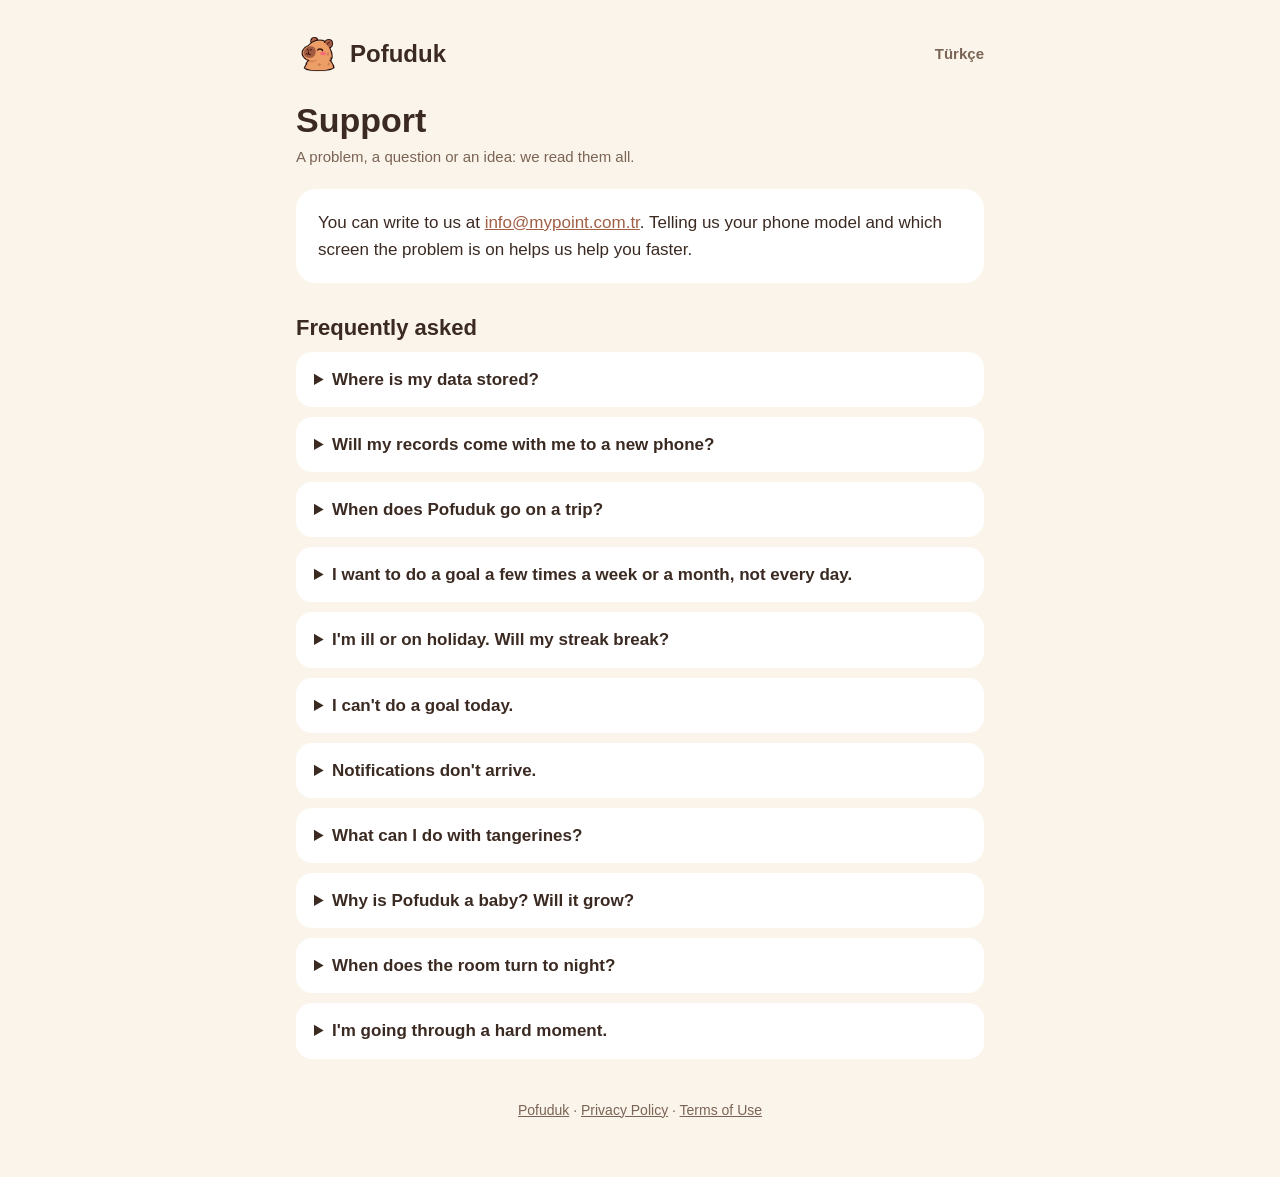
<file: en/support/index.html>
<!doctype html>
<html lang="en">
  <head>
    <meta charset="utf-8" />
    <meta name="viewport" content="width=device-width, initial-scale=1" />
    <title>Support · Pofuduk</title>
    <meta name="description" content="A problem, a question or an idea: we read them all." />
    <link rel="icon" href="../../favicon.png" />
    <link rel="stylesheet" href="../../style.css" />
    <link rel="alternate" hreflang="tr" href="/destek/" />
  </head>
  <body>
    <main>
      <header>
        <a class="brand" href="/en/"><img src="../../icon.png" alt="" />Pofuduk</a>
        <a class="lang" href="/destek/" lang="tr">Türkçe</a>
      </header>
      <h1>Support</h1>
      <p class="updated">A problem, a question or an idea: we read them all.</p>
      <div class="card"><p style="margin: 0">You can write to us at <a href="mailto:info@mypoint.com.tr">info@mypoint.com.tr</a>. Telling us your phone model and which screen the problem is on helps us help you faster.</p></div>
      <h2>Frequently asked</h2>
      <details>
        <summary>Where is my data stored?</summary>
        <p>Only on your phone. Pofuduk has no account and nothing you write is sent to us. The details are in the privacy policy.</p>
      </details>
      <details>
        <summary>Will my records come with me to a new phone?</summary>
        <p>If you set up your new phone from your old phone's backup (iCloud Backup, a computer backup or Google backup), Pofuduk comes along with your goals, mood check-ins and notes. Without a backup, deleting the app deletes the data too; we can't bring it back because we don't have a copy.</p>
      </details>
      <details>
        <summary>When does Pofuduk go on a trip?</summary>
        <p>Every goal adds Keyif to the bar. When it fills up, Pofuduk sets off on a two-hour trip. Each goal you do while it is away brings it back a little sooner, and it returns with a postcard and some Mandalina.</p>
      </details>
      <details>
        <summary>I want to do a goal a few times a week or a month, not every day.</summary>
        <p>On the goal's screen, under &quot;How often?&quot;, pick &quot;A few times&quot; and set how many times a week, in two weeks or a month. The goal shows up every day and counts as done for that period once you reach the number. For a one-time task pick &quot;Just once&quot;: it stays on your list every day until it's done.</p>
      </details>
      <details>
        <summary>I'm ill or on holiday. Will my streak break?</summary>
        <p>You get one rest day every week: doing nothing that day doesn't break your streak (just not two days in a row). For a longer break, turn on Settings → Streak → &quot;I'm taking a break&quot;: your streak waits, and reminders and the Lock Screen go quiet. When you're back, tap &quot;I'm back&quot; on the home screen.</p>
      </details>
      <details>
        <summary>I can't do a goal today.</summary>
        <p>Press and hold the goal. You can skip each goal once a week: it stops asking for that day but gives no Keyif and doesn't count for your streak. Or snooze it once a day to be reminded an hour later (until 22:00 at the latest).</p>
      </details>
      <details>
        <summary>Notifications don't arrive.</summary>
        <p>Check that notifications are on in your phone's Settings → Notifications → Pofuduk. The morning and evening notifications are turned on in Pofuduk's Settings, goal reminders on each goal's own screen. The evening one doesn't come if you've already logged your mood that day. A focus mode may also be silencing them.</p>
      </details>
      <details>
        <summary>What can I do with tangerines?</summary>
        <p>You can give Pofuduk a tangerine (on the chat screen) or buy outfits, a head friend and things for the room at the Bazaar. Open it by tapping the 🍊 count on the home screen; trying things on is free. Tangerines come from trips and from rewards in Tasks.</p>
      </details>
      <details>
        <summary>Why is Pofuduk a baby? Will it grow?</summary>
        <p>Pofuduk arrives as a baby, is young from day 4 and grown from day 11. If you love the baby or the young one, keep it at that stage in Settings → Growing up. Outfits are made for the grown-up, so they show once it has grown.</p>
      </details>
      <details>
        <summary>When does the room turn to night?</summary>
        <p>A little after sunset where you are: in London, around 21:45 in June and before 16:30 in December. No location permission is needed; your phone's time zone is used. In winter there's snow in the window, in spring a tree in blossom.</p>
      </details>
      <details>
        <summary>I'm going through a hard moment.</summary>
        <p>You are not alone. In Pofuduk, Settings → &quot;Helplines for a hard moment&quot; lists emergency numbers and helplines for your country. If you are in danger right now, call your local emergency number.</p>
      </details>
      <footer><a href="/en/">Pofuduk</a> · <a href="/en/privacy/">Privacy Policy</a> · <a href="/en/terms/">Terms of Use</a></footer>
    </main>
  </body>
</html>
</file>
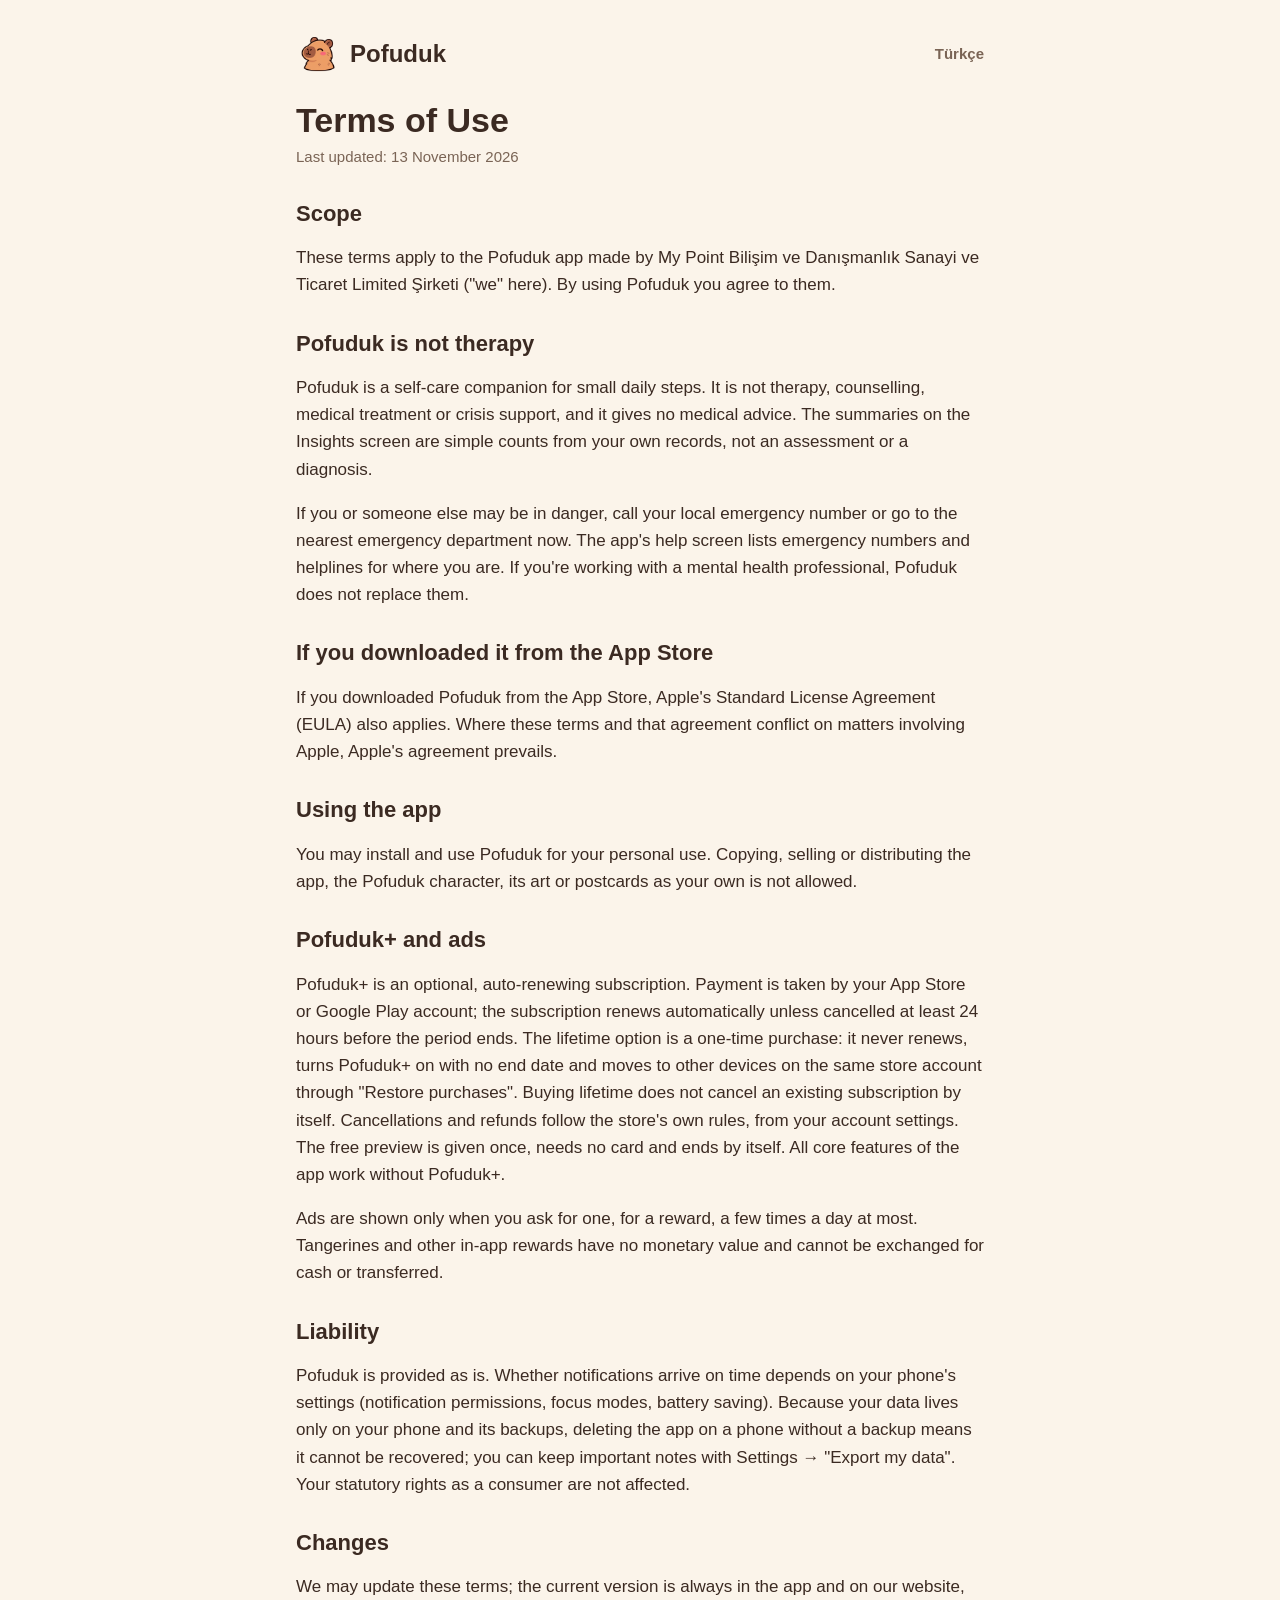
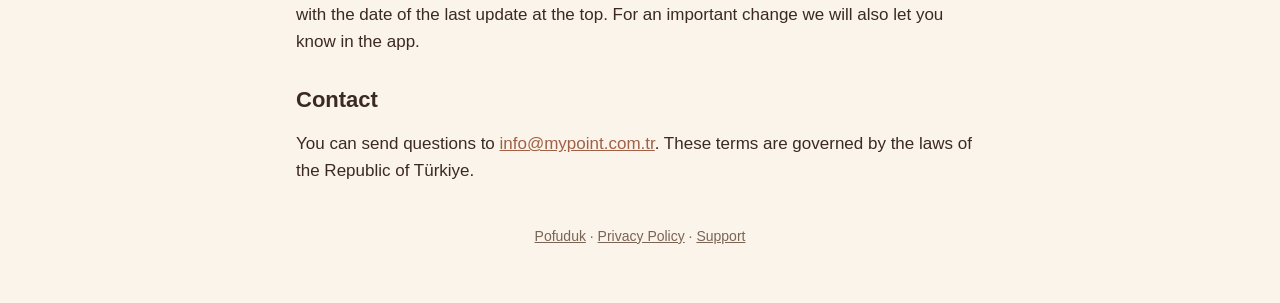
<file: en/terms/index.html>
<!doctype html>
<html lang="en">
  <head>
    <meta charset="utf-8" />
    <meta name="viewport" content="width=device-width, initial-scale=1" />
    <title>Terms of Use · Pofuduk</title>
    <meta name="description" content="Terms of Use" />
    <link rel="icon" href="../../favicon.png" />
    <link rel="stylesheet" href="../../style.css" />
    <link rel="alternate" hreflang="tr" href="/kosullar/" />
  </head>
  <body>
    <main>
      <header>
        <a class="brand" href="/en/"><img src="../../icon.png" alt="" />Pofuduk</a>
        <a class="lang" href="/kosullar/" lang="tr">Türkçe</a>
      </header>
      <h1>Terms of Use</h1>
      <p class="updated">Last updated: 13 November 2026</p>
      <h2>Scope</h2>
      <p>These terms apply to the Pofuduk app made by My Point Bilişim ve Danışmanlık Sanayi ve Ticaret Limited Şirketi (&quot;we&quot; here). By using Pofuduk you agree to them.</p>
      <h2>Pofuduk is not therapy</h2>
      <p>Pofuduk is a self-care companion for small daily steps. It is not therapy, counselling, medical treatment or crisis support, and it gives no medical advice. The summaries on the Insights screen are simple counts from your own records, not an assessment or a diagnosis.</p>
      <p>If you or someone else may be in danger, call your local emergency number or go to the nearest emergency department now. The app's help screen lists emergency numbers and helplines for where you are. If you're working with a mental health professional, Pofuduk does not replace them.</p>
      <h2>If you downloaded it from the App Store</h2>
      <p>If you downloaded Pofuduk from the App Store, Apple's Standard License Agreement (EULA) also applies. Where these terms and that agreement conflict on matters involving Apple, Apple's agreement prevails.</p>
      <h2>Using the app</h2>
      <p>You may install and use Pofuduk for your personal use. Copying, selling or distributing the app, the Pofuduk character, its art or postcards as your own is not allowed.</p>
      <h2>Pofuduk+ and ads</h2>
      <p>Pofuduk+ is an optional, auto-renewing subscription. Payment is taken by your App Store or Google Play account; the subscription renews automatically unless cancelled at least 24 hours before the period ends. The lifetime option is a one-time purchase: it never renews, turns Pofuduk+ on with no end date and moves to other devices on the same store account through &quot;Restore purchases&quot;. Buying lifetime does not cancel an existing subscription by itself. Cancellations and refunds follow the store's own rules, from your account settings. The free preview is given once, needs no card and ends by itself. All core features of the app work without Pofuduk+.</p>
      <p>Ads are shown only when you ask for one, for a reward, a few times a day at most. Tangerines and other in-app rewards have no monetary value and cannot be exchanged for cash or transferred.</p>
      <h2>Liability</h2>
      <p>Pofuduk is provided as is. Whether notifications arrive on time depends on your phone's settings (notification permissions, focus modes, battery saving). Because your data lives only on your phone and its backups, deleting the app on a phone without a backup means it cannot be recovered; you can keep important notes with Settings → &quot;Export my data&quot;. Your statutory rights as a consumer are not affected.</p>
      <h2>Changes</h2>
      <p>We may update these terms; the current version is always in the app and on our website, with the date of the last update at the top. For an important change we will also let you know in the app.</p>
      <h2>Contact</h2>
      <p>You can send questions to <a href="mailto:info@mypoint.com.tr">info@mypoint.com.tr</a>. These terms are governed by the laws of the Republic of Türkiye.</p>
      <footer><a href="/en/">Pofuduk</a> · <a href="/en/privacy/">Privacy Policy</a> · <a href="/en/support/">Support</a></footer>
    </main>
  </body>
</html>
</file>
<file: style.css>
/* Same palette as the app (src/theme/colors.ts). System fonts only: no font CDN, nothing to track. */
:root {
  --background: #fbf4ea;
  --surface: #ffffff;
  --ink: #3b2a22;
  --muted: #7a6455;
  --link: #a15f45;
  --accent-soft: #f3e2cb;
}

* {
  box-sizing: border-box;
}

body {
  margin: 0;
  background: var(--background);
  color: var(--ink);
  font: 17px/1.6 -apple-system, BlinkMacSystemFont, 'Segoe UI', Roboto, sans-serif;
}

main {
  max-width: 720px;
  margin: 0 auto;
  padding: 32px 16px 56px;
}

header {
  display: flex;
  align-items: center;
  justify-content: space-between;
  gap: 12px;
  margin-bottom: 24px;
}

.brand {
  display: flex;
  align-items: center;
  gap: 10px;
  color: var(--ink);
  text-decoration: none;
  font: 800 24px/1 ui-rounded, 'SF Pro Rounded', -apple-system, sans-serif;
}

.brand img {
  width: 44px;
  height: 44px;
  border-radius: 11px;
}

.lang {
  color: var(--muted);
  font-size: 15px;
  font-weight: 600;
  text-decoration: none;
}

h1,
h2 {
  font-family: ui-rounded, 'SF Pro Rounded', -apple-system, sans-serif;
  font-weight: 800;
  line-height: 1.2;
}

h1 {
  font-size: 34px;
  margin: 0 0 4px;
}

h2 {
  font-size: 22px;
  margin: 32px 0 8px;
}

.updated {
  color: var(--muted);
  font-size: 15px;
  margin: 0 0 20px;
}

.card {
  background: var(--surface);
  border-radius: 20px;
  padding: 20px 22px;
}

.summary {
  background: var(--accent-soft);
  border-radius: 20px;
  padding: 18px 22px;
  font-weight: 600;
}

a {
  color: var(--link);
}

ul {
  padding-left: 22px;
}

li {
  margin: 4px 0;
}

details {
  background: var(--surface);
  border-radius: 16px;
  padding: 14px 18px;
  margin: 10px 0;
}

summary {
  cursor: pointer;
  font-weight: 700;
}

details p {
  margin: 10px 0 0;
}

.links {
  display: grid;
  gap: 12px;
  margin-top: 24px;
}

.links a {
  display: block;
  background: var(--surface);
  border-radius: 16px;
  padding: 16px 20px;
  color: var(--ink);
  font-weight: 700;
  text-decoration: none;
}

.hero {
  text-align: center;
  padding-top: 24px;
}

.hero img {
  width: 128px;
  height: 128px;
  border-radius: 30px;
}

.hero p {
  color: var(--muted);
}

footer {
  margin-top: 40px;
  color: var(--muted);
  font-size: 14px;
  text-align: center;
}

footer a {
  color: var(--muted);
}
</file>
